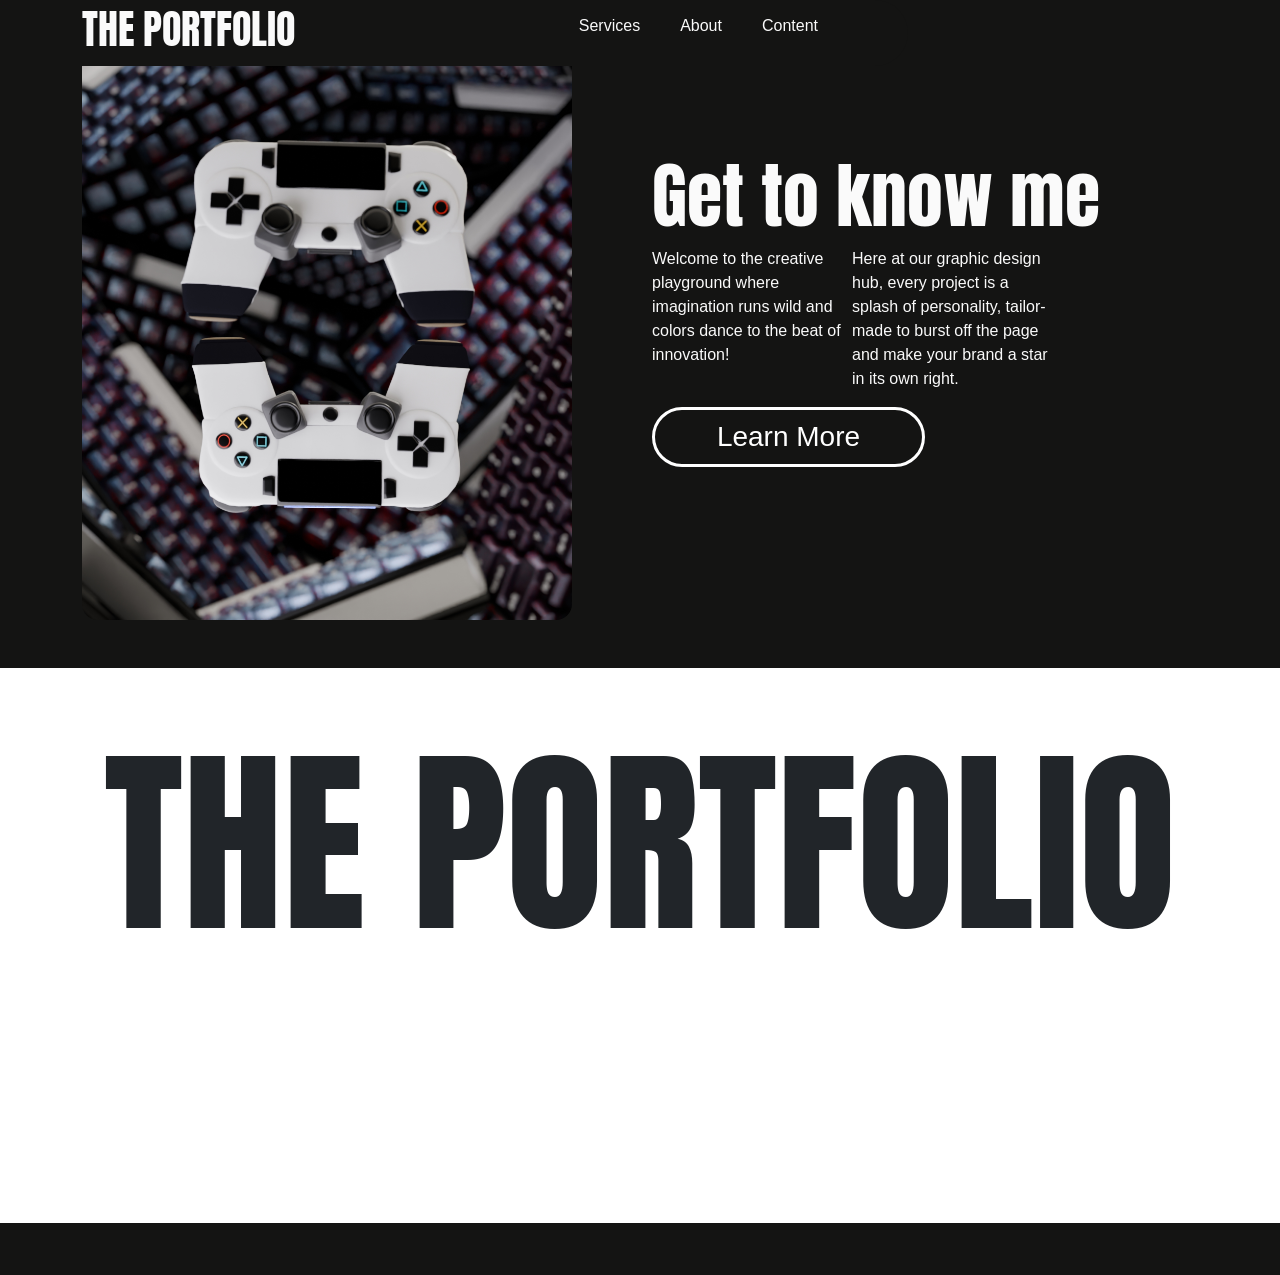
<file: about.html>
<!DOCTYPE html>
<html lang="en">
<head>
    <meta charset="UTF-8">
    <meta name="viewport" content="width=device-width, initial-scale=1.0">
    <title>Document</title>
    <link rel="stylesheet" href="styles.css">
    <link rel="stylesheet" href="assets/Bootstrap/bootstrap/css/bootstrap.min.css">
    <link href="https://unpkg.com/aos@2.3.4/dist/aos.css" rel="stylesheet" />
</head>
<body>

    <section class="container-fluid">
        <nav id="mainNav">
            <a href="index.html"><h1>THE PORTFOLIO</h1></a>
            <ul>
                <li><a href="services.html">Services</a></li>
                <li><a href="about.html">About</a></li>
                <li><a href="content.html">Content</a></li>
            </ul>
        </nav>
    </section>

    <section class="mb-5 hero">
        <div class="container">
            <div class="row d-flex justify-content-between align-items-center text-start">
                <div class="col" data-aos="fade-up" data-aos-delay="100">
                    <img src="assets/img/keyboadddd.211jpg.jpg" class="rounded-4" style="height: 620px;" alt="">
                </div>
                <div class="col twhite" data-aos="fade-up" data-aos-delay="200">
                    <div>
                        <h1 class="display-2">Get to know me</h1>
                    </div>
                    <div class="paragraph">
                        <p>
                            Welcome to the creative playground where imagination runs wild and colors dance to the beat of innovation!
                        </p>
                        <p>
                            Here at our graphic design hub, every project is a splash of personality, tailor-made to burst off the page and make your brand a star in its own right.
                        </p>
                    </div>
                    <button class="btn rounded-5 fs-3 px-5 border-3 border-white text-white w-50 m-auto sans">Learn More</button>
                </div>
            </div>
        </div>
    </section>

    <footer class="container-fluid bg-white py-2 pb-5 m-0">
            <div class="w-100 text-center my-5" data-aos="fade-up" data-aos-delay="100">
                <h1 style="font-size: 200px;">THE PORTFOLIO</h1>
            </div>
            <div class="row justify-content-center align-items-start g-2">
                <div class="col">
                    <div class="text-center" data-aos="fade-up" data-aos-delay="100">
                        <h2>LOCATION</h2>
                        <h6 class="sans w-50 m-auto mt-5">No. 3, B-close, 5th Avenue Mahfas Sunshine Estate, Phase 2, Kurudu Along Nyanya-Karshi Road Abuja</h6>
                    </div>
                </div>
                <div class="col">
                    <div class="text-center" data-aos="fade-up" data-aos-delay="200">
                        <h2>CONTACT</h2>
                        <h6 class="sans w-50 m-auto mt-5">+234 701 394 8480</h6>
                    </div>
                </div>
                <div class="col">
                    <div class="text-center" data-aos="fade-up" data-aos-delay="300">
                        <h2>FOLLOW ME</h2>
                        <h6 class="sans"></h6>
                    </div>
                </div>
            </div>
    </footer>
</body>
<script src="assets/Bootstrap/bootstrap/js/bootstrap.bundle.min.js"></script>
<script src="https://unpkg.com/aos@2.3.4/dist/aos.js"></script>
<script src="app.js"></script>
</html>
</file>
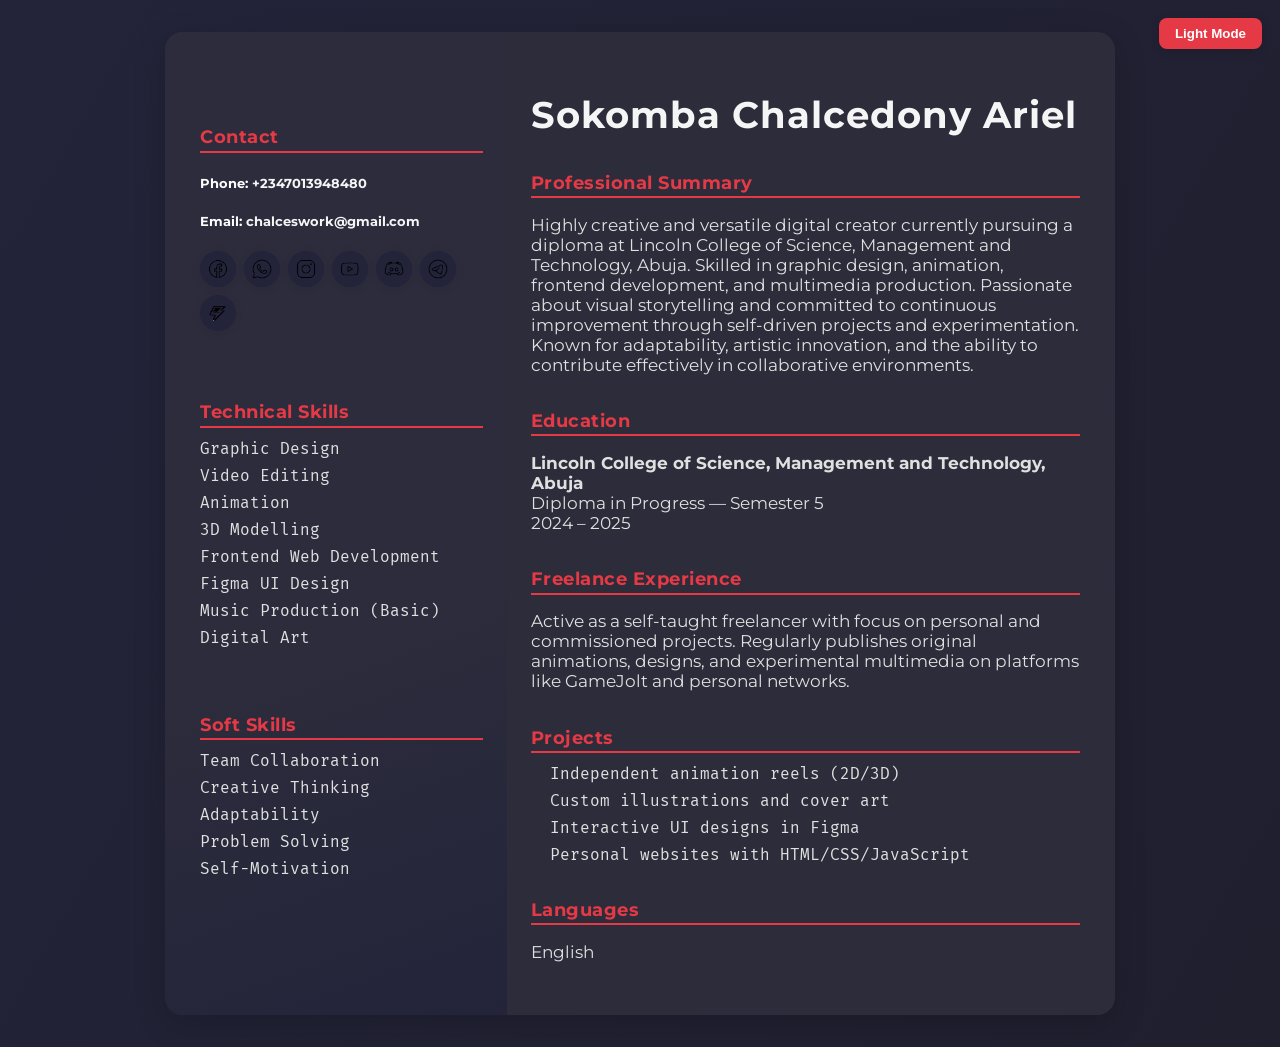
<file: chalcedony_cv.html>
<!DOCTYPE html>
<html lang="en">
<head>
  <meta charset="UTF-8">
  <meta name="viewport" content="width=device-width, initial-scale=1.0">
  <title>Sokomba Chalcedony Ariel - CV</title>
  <link href="https://fonts.googleapis.com/css2?family=Montserrat:wght@400;700&family=Fira+Mono:wght@400;700&display=swap" rel="stylesheet">
  <style>
    body {
      margin: 0;
      font-family: 'Montserrat', 'Segoe UI', Tahoma, Geneva, Verdana, sans-serif;
      background: linear-gradient(120deg, #23243a 0%, #1f1f2e 100%);
      color: #f5f5f5;
      min-height: 100vh;
      display: flex;
      justify-content: center;
      align-items: flex-start;
    }
    .cv-container {
      display: flex;
      max-width: 950px;
      width: 100%;
      background: rgba(44,44,60,0.98);
      border-radius: 18px;
      box-shadow: 0 8px 32px rgba(0,0,0,0.18);
      overflow: hidden;
      margin: 2rem 1rem;
    }
    .left-column {
      width: 34%;
      background: linear-gradient(160deg, #2c2c3c 60%, #23243a 100%);
      padding: 2.2rem 1.5rem 2.2rem 2.2rem;
      display: flex;
      flex-direction: column;
      align-items: flex-start;
      min-width: 220px;
    }
    .right-column {
      width: 66%;
      padding: 2.2rem 2.2rem 2.2rem 1.5rem;
      background: transparent;
    }
    h1 {
      font-size: 2.3rem;
      font-weight: 700;
      margin-bottom: 0.2rem;
      letter-spacing: 1px;
    }
    h2 {
      font-size: 1.1rem;
      font-weight: 700;
      color: #e63946;
      border-bottom: 2px solid #e63946;
      padding-bottom: 0.2rem;
      margin-top: 2.2rem;
      margin-bottom: 0.7rem;
      letter-spacing: 0.5px;
    }
    .section-title {
      color: #e63946;
      font-size: 1.1rem;
      font-weight: 700;
      margin-bottom: 0.7rem;
    }
    ul {
      list-style-type: none;
      padding: 0;
      margin: 0;
    }
    li {
      margin-bottom: 0.5rem;
      font-size: 1rem;
      font-family: 'Fira Mono', monospace;
      color: #e0e0e0;
    }
    .contact, .skills, .soft-skills {
      margin-top: 1.5rem;
      width: 100%;
    }
    .contact p {
      margin: 0.2rem 0 0.7rem 0;
      font-size: 0.98rem;
      color: #e0e0e0;
    }
    .contact strong {
      color: #fff;
      font-weight: 700;
    }
    .socials-row {
      display: flex;
      flex-wrap: wrap;
      gap: 0.5rem;
      margin-top: 0.5rem;
      margin-bottom: 0.7rem;
    }
    .socials-row a {
      display: flex;
      align-items: center;
      justify-content: center;
      background: #23243a;
      border-radius: 50%;
      width: 36px;
      height: 36px;
      transition: background 0.2s, transform 0.2s;
      box-shadow: 0 2px 8px rgba(0,0,0,0.08);
    }
    .socials-row a:hover {
      background: #e63946;
      transform: scale(1.08);
    }
    .socials-row img {
      width: 20px;
      height: 20px;
      filter: grayscale(0.2) brightness(1.2);
    }
    .skills ul, .soft-skills ul {
      margin-top: 0.5rem;
    }
    .right-column p, .right-column ul {
      font-size: 1.05rem;
      color: #e0e0e0;
      margin-bottom: 1.1rem;
    }
    .right-column ul {
      margin-left: 1.2rem;
    }
    @media (max-width: 800px) {
      .cv-container {
        flex-direction: column;
        max-width: 98vw;
      }
      .left-column, .right-column {
        width: 100%;
        min-width: unset;
        padding: 1.2rem 1rem;
      }
      .left-column {
        border-radius: 18px 18px 0 0;
      }
      .right-column {
        border-radius: 0 0 18px 18px;
      }
    }
    @media (max-width: 500px) {
      .cv-container {
        margin: 0.5rem 0.1rem;
      }
      h1 {
        font-size: 1.3rem;
      }
      h2 {
        font-size: 1rem;
      }
      .left-column, .right-column {
        padding: 0.7rem 0.5rem;
      }
      .socials-row a {
        width: 28px;
        height: 28px;
      }
      .socials-row img {
        width: 16px;
        height: 16px;
      }
    }
    body.light-mode {
      background: linear-gradient(120deg, #f5f5f5 0%, #e9e9f2 100%) !important;
      color: #23243a !important;
    }
    body.light-mode .cv-container {
      background: rgba(255,255,255,0.98) !important;
      box-shadow: 0 8px 32px rgba(0,0,0,0.10);
    }
    body.light-mode .left-column {
      background: linear-gradient(160deg, #f3f3f7 60%, #e9e9f2 100%) !important;
    }
    body.light-mode h1, body.light-mode h2, body.light-mode .section-title, body.light-mode .right-column p, body.light-mode .right-column ul, body.light-mode .contact strong {
      color: #23243a !important;
      border-color: #e63946 !important;
    }
    body.light-mode li {
      color: #23243a !important;
    }
    body.light-mode .socials-row a {
      background: #f3f3f7 !important;
    }
    body.light-mode .socials-row a:hover {
      background: #e63946 !important;
    }
  </style>
</head>
<body>
  <button id="theme-toggle" style="position:fixed;top:18px;right:18px;z-index:9999;padding:0.5rem 1rem;border-radius:8px;border:none;background:#e63946;color:#fff;font-weight:700;cursor:pointer;box-shadow:0 2px 8px rgba(0,0,0,0.12);">Light Mode</button>
  <div class="cv-container">
    <div class="left-column">
      <div class="contact">
        <h2 class="section-title">Contact</h2>
        <h5><strong>Phone:</strong> +2347013948480</h5>
        <h5><strong>Email:</strong> chalceswork@gmail.com</h5>
        <div class="socials-row">
          <a href="https://facebook.com/chalcedony.sokomba" target="_blank" rel="noopener"><img src="assets/icons/hollow/icons8-facebook-250.png" alt="Facebook"></a>
          <a href="https://wa.me/2347013948480" target="_blank" rel="noopener"><img src="assets/icons/hollow/icons8-whatsapp-250.png" alt="WhatsApp"></a>
          <a href="https://instagram.com/chalcedonysokomba/" target="_blank" rel="noopener"><img src="assets/icons/hollow/icons8-instagram-250.png" alt="Instagram"></a>
          <a href="https://www.youtube.com/@ThatNewGuy2024" target="_blank" rel="noopener"><img src="assets/icons/hollow/icons8-youtube-250.png" alt="YouTube"></a>
          <a href="https://discord.com/users/thatnewguy23" target="_blank" rel="noopener"><img src="assets/icons/hollow/icons8-discord-250.png" alt="Discord"></a>
          <a href="https://t.me/ThatNewGuy" target="_blank" rel="noopener"><img src="assets/icons/hollow/icons8-telegram-250.png" alt="Telegram"></a>
          <a href="https://gamejolt.com/@ThatNewGuy23" target="_blank" rel="noopener"><img src="assets/icons/hollow/icons8-gamejolt-250.png" alt="GameJolt"></a>
        </div>
      </div>
      <div class="skills">
        <h2 class="section-title">Technical Skills</h2>
        <ul>
          <li>Graphic Design</li>
          <li>Video Editing</li>
          <li>Animation</li>
          <li>3D Modelling</li>
          <li>Frontend Web Development</li>
          <li>Figma UI Design</li>
          <li>Music Production (Basic)</li>
          <li>Digital Art</li>
        </ul>
      </div>
      <div class="soft-skills">
        <h2 class="section-title">Soft Skills</h2>
        <ul>
          <li>Team Collaboration</li>
          <li>Creative Thinking</li>
          <li>Adaptability</li>
          <li>Problem Solving</li>
          <li>Self-Motivation</li>
        </ul>
      </div>
    </div>
    <div class="right-column">
      <h1>Sokomba Chalcedony Ariel</h1>
      <h2 class="section-title">Professional Summary</h2>
      <p>Highly creative and versatile digital creator currently pursuing a diploma at Lincoln College of Science, Management and Technology, Abuja. Skilled in graphic design, animation, frontend development, and multimedia production. Passionate about visual storytelling and committed to continuous improvement through self-driven projects and experimentation. Known for adaptability, artistic innovation, and the ability to contribute effectively in collaborative environments.</p>
      <h2 class="section-title">Education</h2>
      <p><strong>Lincoln College of Science, Management and Technology, Abuja</strong><br>
      Diploma in Progress — Semester 5<br>
      2024 – 2025</p>
      <h2 class="section-title">Freelance Experience</h2>
      <p>Active as a self-taught freelancer with focus on personal and commissioned projects. Regularly publishes original animations, designs, and experimental multimedia on platforms like GameJolt and personal networks.</p>
      <h2 class="section-title">Projects</h2>
      <ul>
        <li>Independent animation reels (2D/3D)</li>
        <li>Custom illustrations and cover art</li>
        <li>Interactive UI designs in Figma</li>
        <li>Personal websites with HTML/CSS/JavaScript</li>
      </ul>
      <h2 class="section-title">Languages</h2>
      <p>English</p>
    </div>
  </div>
  <script>
    const toggleBtn = document.getElementById('theme-toggle');
    const body = document.body;
    let light = false;
    toggleBtn.onclick = function() {
      light = !light;
      if (light) {
        body.classList.add('light-mode');
        toggleBtn.textContent = 'Dark Mode';
      } else {
        body.classList.remove('light-mode');
        toggleBtn.textContent = 'Light Mode';
      }
    };
  </script>
</body>
</html>
</file>
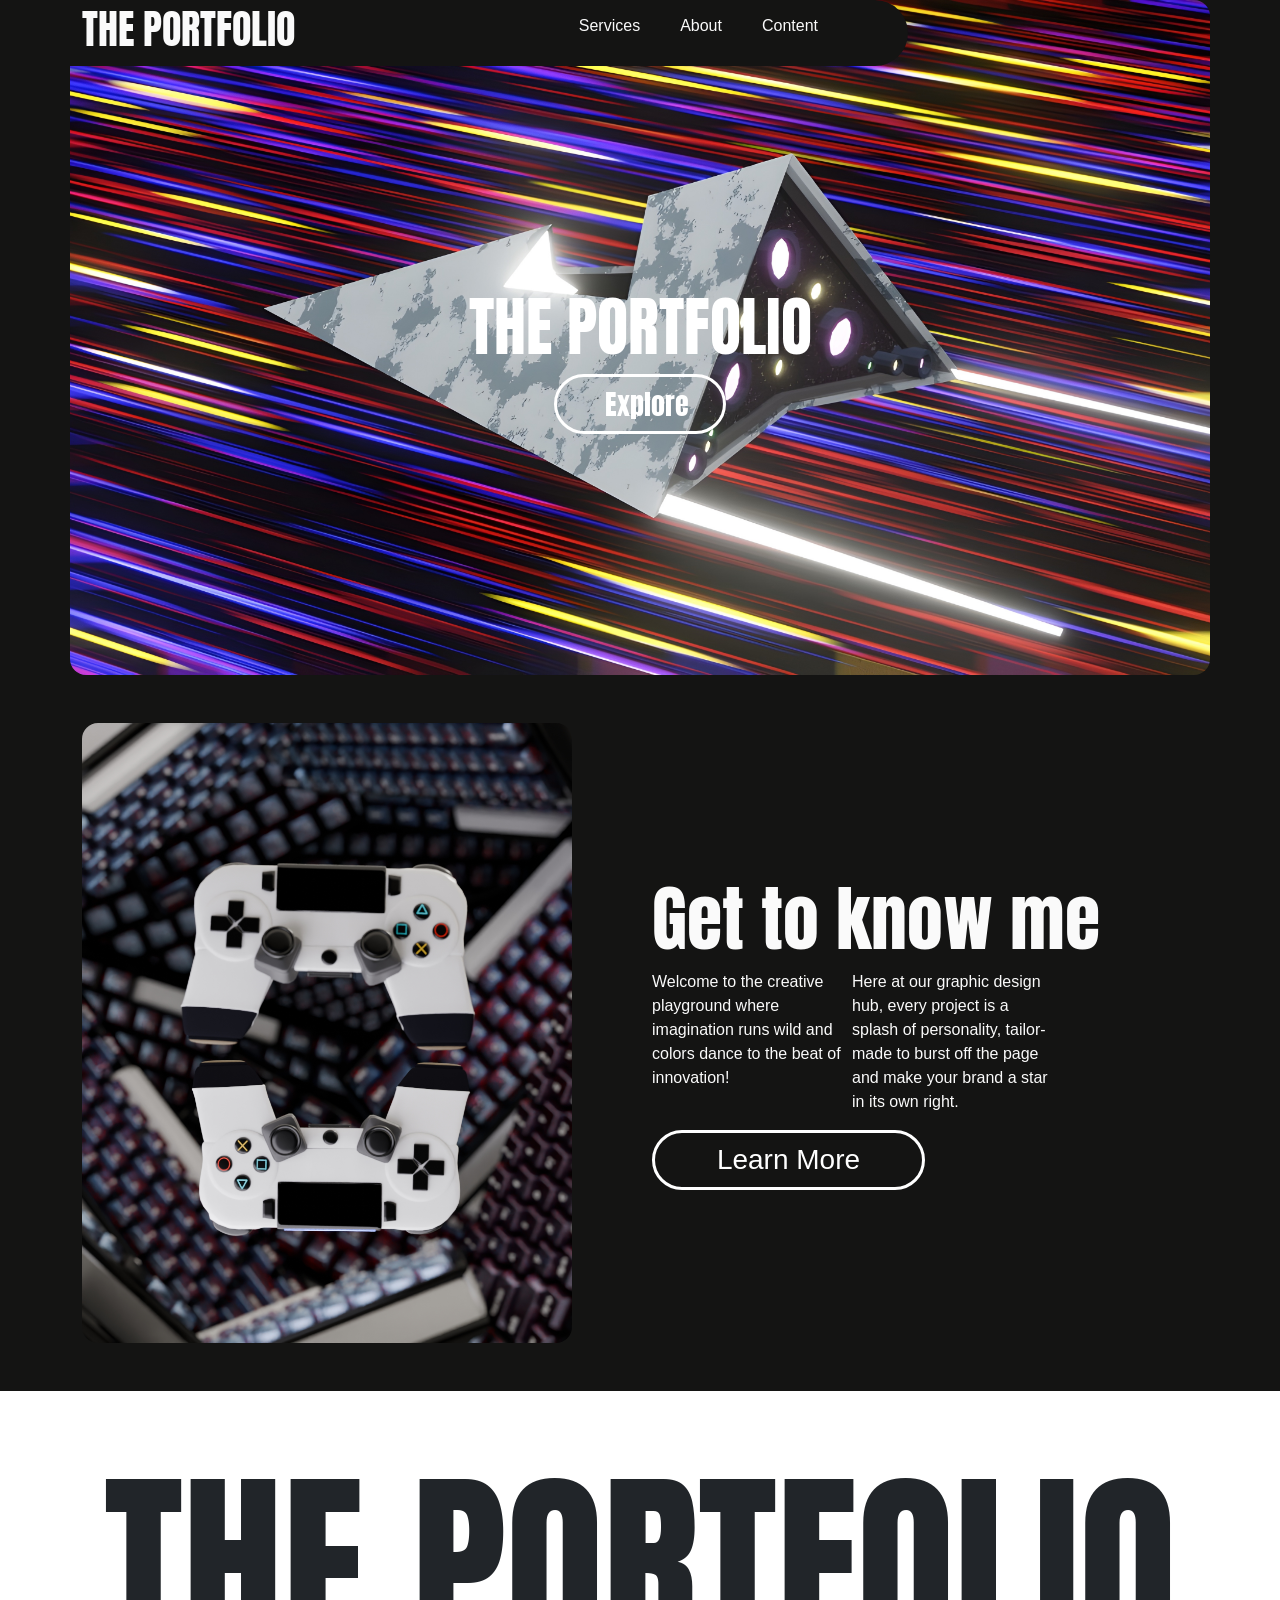
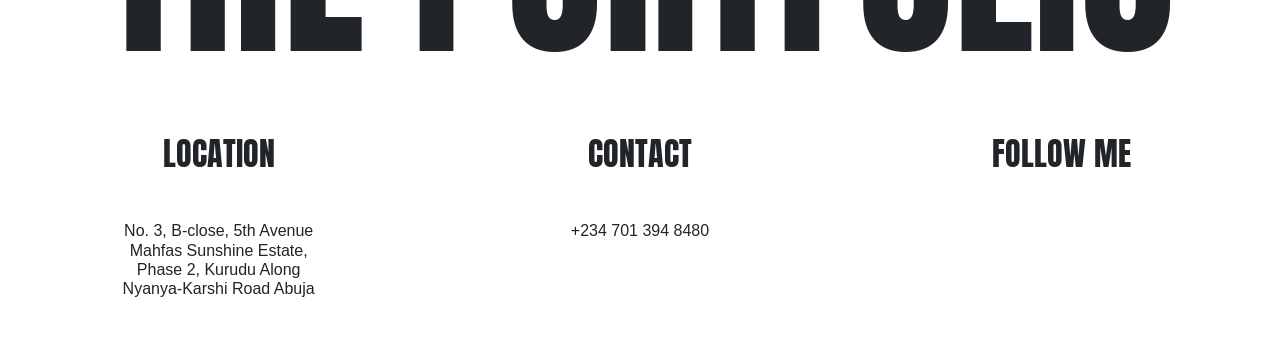
<file: content.html>
<!DOCTYPE html>
<html lang="en">
<head>
    <meta charset="UTF-8">
    <meta name="viewport" content="width=device-width, initial-scale=1.0">
    <title>Document</title>
    <link rel="stylesheet" href="./styles.css">
    <link rel="stylesheet" href="assets/Bootstrap/bootstrap/css/bootstrap.min.css">
    <!-- <link href="https://unpkg.com/aos@2.3.4/dist/aos.css" rel="stylesheet" /> -->
</head>
<body>

    <section class="container-fluid">
        <nav id="mainNav">
            <a href="index.html"><h1>THE PORTFOLIO</h1></a>
            <ul>
                <li><a href="services.html">Services</a></li>
                <li><a href="about.html">About</a></li>
                <li><a href="content.html">Content</a></li>
            </ul>
        </nav>
    </section>

    <section class="hero">
        <div class="container-sm d-flex bg-dark text-white justify-content-center align-items-center rounded-4" style="height: 75vh; width: 100%; background: url(assets/img/neon\ racecarHD.jpg); background-position: center; background-size: cover; background-repeat: no-repeat;" data-aos="fade-up">
            <div class="d-flex flex-column mt-5">
                <h1 class="display-3">THE PORTFOLIO</h1>
                <button class="btn rounded-5 fs-3 px-5 border-3 border-white text-white w-50 m-auto">Explore</button>
            </div>
        </div>
    </section>

    <section class="my-5">
        <div class="container">
            <div class="row d-flex justify-content-between align-items-center text-start">
                <div class="col" data-aos="fade-up" data-aos-delay="100">
                    <img src="assets/img/keyboadddd.211jpg.jpg" class="rounded-4" style="height: 620px;" alt="">
                </div>
                <div class="col twhite" data-aos="fade-up" data-aos-delay="200">
                    <div>
                        <h1 class="display-2">Get to know me</h1>
                    </div>
                    <div class="paragraph">
                        <p>
                            Welcome to the creative playground where imagination runs wild and colors dance to the beat of innovation!
                        </p>
                        <p>
                            Here at our graphic design hub, every project is a splash of personality, tailor-made to burst off the page and make your brand a star in its own right.
                        </p>
                    </div>
                    <button class="btn rounded-5 fs-3 px-5 border-3 border-white text-white w-50 m-auto sans">Learn More</button>
                </div>
            </div>
        </div>
    </section>

    <footer class="container-fluid bg-white py-2 pb-5 m-0">
            <div class="w-100 text-center my-5" data-aos="fade-up" data-aos-delay="100">
                <h1 style="font-size: 200px;">THE PORTFOLIO</h1>
            </div>
            <div class="row justify-content-center align-items-start g-2">
                <div class="col">
                    <div class="text-center" data-aos="fade-up" data-aos-delay="100">
                        <h2>LOCATION</h2>
                        <h6 class="sans w-50 m-auto mt-5">No. 3, B-close, 5th Avenue Mahfas Sunshine Estate, Phase 2, Kurudu Along Nyanya-Karshi Road Abuja</h6>
                    </div>
                </div>
                <div class="col">
                    <div class="text-center" data-aos="fade-up" data-aos-delay="200">
                        <h2>CONTACT</h2>
                        <h6 class="sans w-50 m-auto mt-5">+234 701 394 8480</h6>
                    </div>
                </div>
                <div class="col">
                    <div class="text-center" data-aos="fade-up" data-aos-delay="300">
                        <h2>FOLLOW ME</h2>
                        <h6 class="sans"></h6>
                    </div>
                </div>
            </div>
    </footer>
</body>
<script src="assets/Bootstrap/bootstrap/js/bootstrap.bundle.min.js"></script>
<!-- <script src="https://unpkg.com/aos@2.3.4/dist/aos.js"></script> -->
<script src="app.js"></script>
</html>
</file>
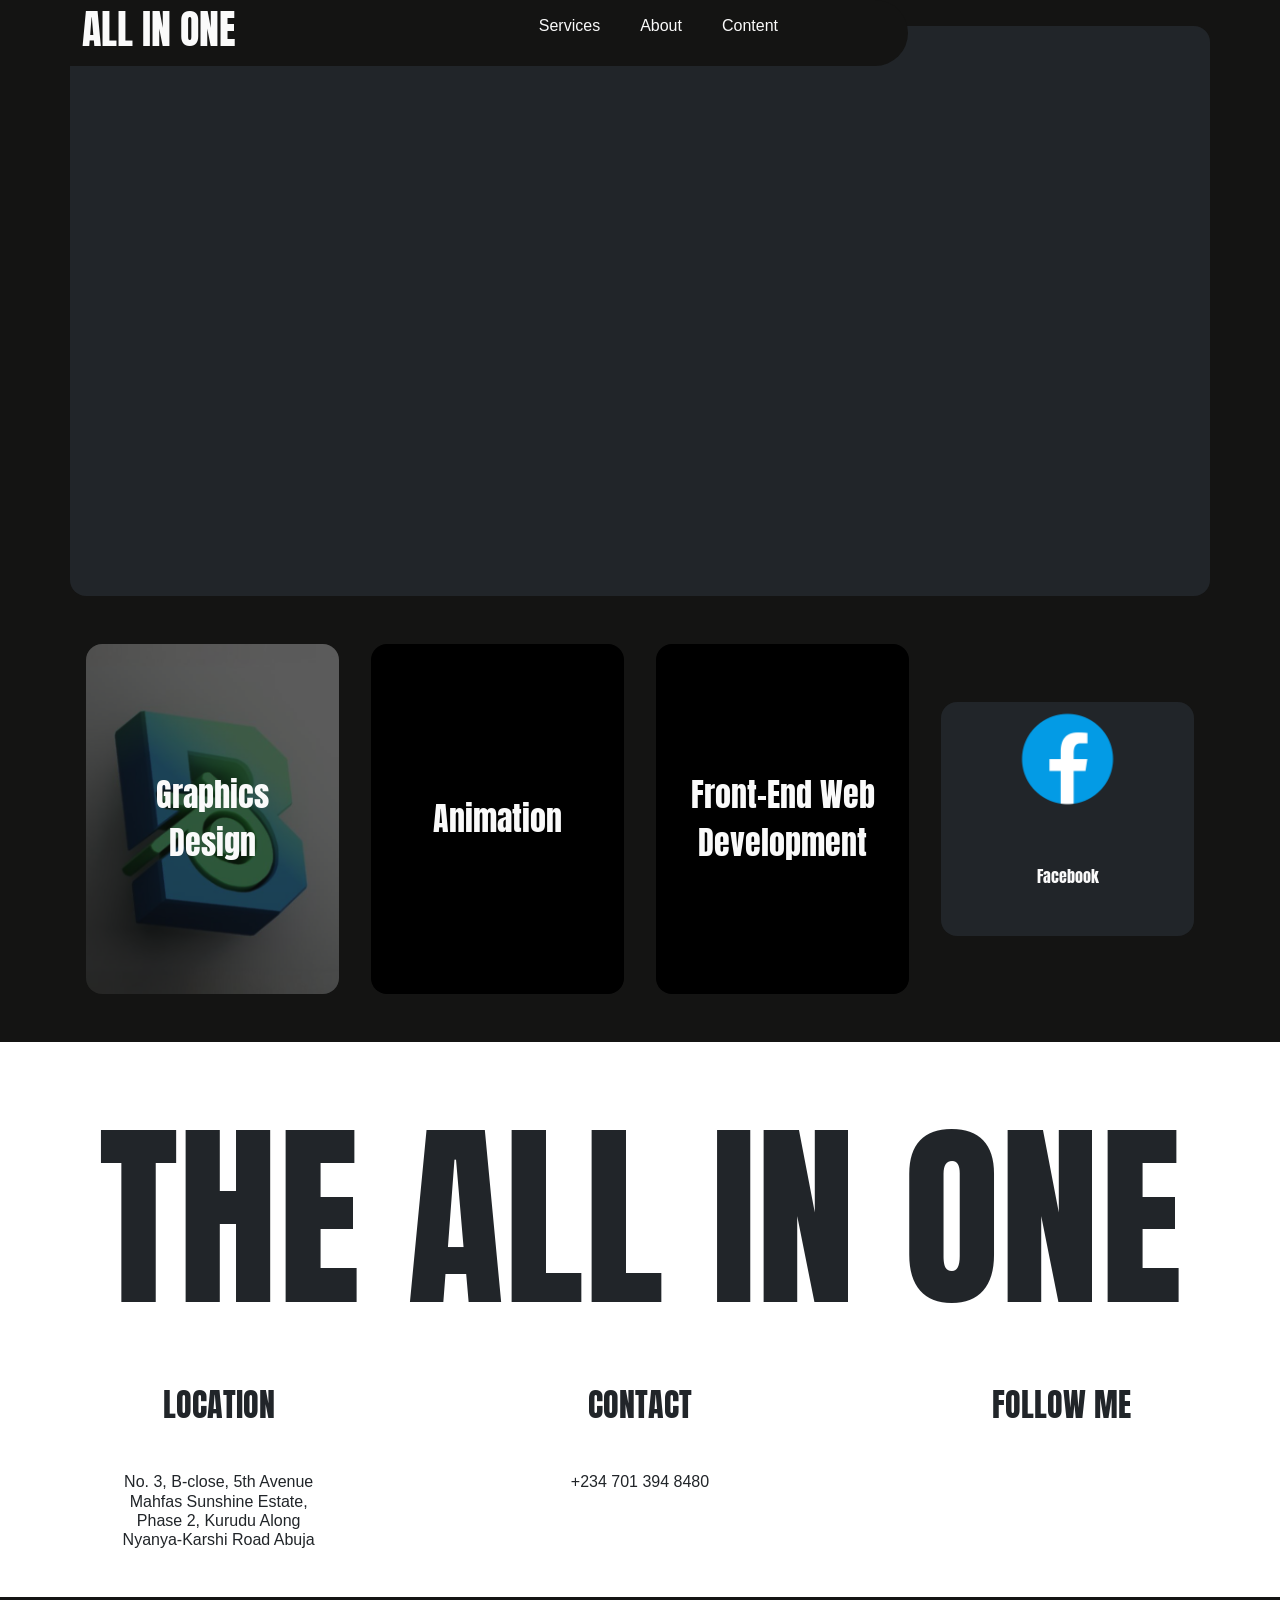
<file: services.html>
<!DOCTYPE html>
<html lang="en">
<head>
    <meta charset="UTF-8">
    <meta name="viewport" content="width=device-width, initial-scale=1.0">
    <title>Document</title>
    <link rel="stylesheet" href="./styles.css">
    <link rel="stylesheet" href="./assets/Bootstrap/bootstrap/css/bootstrap.min.css">
    <link href="https://unpkg.com/aos@2.3.4/dist/aos.css" rel="stylesheet" />
</head>
<body>

    <span class="container">
        <section class="container-fluid">
         <nav id="mainNav">
             <a href="index.html"><h1>ALL IN ONE</h1></a>
             <ul>
                 <li><a href="services.html">Services</a></li>
                 <li><a href="about.html">About</a></li>
                 <li><a href="content.html">Content</a></li>
                 <li>
                     <div id="music-player-button" style="cursor: pointer;">
                         <audio id="bg-music" src="./assets/audio/loop.MP3" loop></audio>
                     </div>
                 </li>
             </ul>
         </nav>
      </section>
 
     <section class="hero">
         <video class="container-sm px-0 d-flex bg-dark text-white justify-content-center align-items-center rounded-4" src="assets/vide/OFFERS.mp4" autoplay data-aos="fade-up">
         </video>
     </section>
 
 
     <section class="my-5">
         <div class="container twhite">
             <!-- <div class="w-100 text-center my-5" data-aos="fade-up" data-aos-delay="100">
                 <h1 class="display-1">FEEL FREE TO BROWSE</h1>
             </div> -->
 
             <div class="row justify-content-center align-items-center">
                 <div class="col d-flex text-center flex-column justify-content-center offer1 align-items-center rounded-4 offer1 mx-3" data-aos="fade-up" data-aos-delay="100">
                     <p class="my-5 fs-2">Graphics <br/> Design</p>
                 </div>
 
                 <div class="col d-flex flex-column justify-content-center align-items-center rounded-4 offer2 mx-3 overflow-hidden" data-aos="fade-up" data-aos-delay="200">
                     <video class="position-absolute d-flex flex-column justify-content-center align-items-center rounded-4 mx-3 vids" src="assets/vide/controller.mp4" autoplay loop>
                     </video>
                     <div class="z-1 text-center">
                         <p class="my-5 fs-2 videoText">Animation</p>
                     </div>
                 </div>
 
                 <div class="col d-flex flex-column justify-content-center align-items-center rounded-4 offer2 mx-3 overflow-hidden" data-aos="fade-up" data-aos-delay="200">
                     <video class="position-absolute d-flex flex-column justify-content-center align-items-center rounded-4 mx-3 vids px-0" src="assets/vide/clip.mp4" autoplay loop>
                     </video>
                     <div class="z-1 text-center">
                         <p class="my-5 fs-2 videoText">Front-End Web Development</p>
                     </div>
                 </div>
 
                 <div class="col d-flex flex-column justify-content-center align-items-center rounded-4 bg-dark mx-3" data-aos="fade-up" data-aos-delay="400">
                     <img src="assets/icons/icons8-facebook-480.png" class="rounded-5" style="width: 50%;" alt="">
                     <p class="my-5">Facebook</p>
                 </div>
             </div>
         </div>
     </section>
         
     <footer class="container-fluid bg-white py-2 pb-5 mb-0">
                 <div class="w-100 text-center my-5" data-aos="fade-up" data-aos-delay="100">
                     <h1 style="font-size: 200px;">THE ALL IN ONE</h1>
                 </div>
                 <div class="row justify-content-center align-items-start g-2">
                     <div class="col">
                         <div class="text-center" data-aos="fade-up" data-aos-delay="100">
                             <h2>LOCATION</h2>
                             <h6 class="sans w-50 m-auto mt-5">No. 3, B-close, 5th Avenue Mahfas Sunshine Estate, Phase 2, Kurudu Along Nyanya-Karshi Road Abuja</h6>
                         </div>
                     </div>
                     <div class="col">
                         <div class="text-center" data-aos="fade-up" data-aos-delay="200">
                             <h2>CONTACT</h2>
                             <h6 class="sans w-50 m-auto mt-5">+234 701 394 8480</h6>
                         </div>
                     </div>
                     <div class="col">
                         <div class="text-center" data-aos="fade-up" data-aos-delay="300">
                             <h2>FOLLOW ME</h2>
                             <h6 class="sans"></h6>
                         </div>
                     </div>
                 </div>
         </footer>
    </span>
    
</body>
<script>
        function toggle() {
            document.getElementById("music-player-button").addEventListener("click", toggle);

            const audio = document.getElementById("bg-music");
            const btt = document.getElementById("music-player-button");

            // Toggle class for UI
            const isPlaying = btt.classList.toggle("active");

            // Ternary operation for play or pause
            // isPlaying ? audio.play() : audio.pause();
            if(isPlaying){
              audio.play();            
            }
            else{
              audio.pause();
            }
        }
</script>
<script src="assets/Bootstrap/bootstrap/js/bootstrap.bundle.min.js"></script>
<script src="https://unpkg.com/aos@2.3.4/dist/aos.js"></script>
<script src="app.js"></script>
</html>
</file>
<file: styles.css>
:root{
    --border-radius: 20px;
    --primary-color: rgb(20, 20, 19);
    --secondary-color: rgb(53, 45, 38);
    --tertiary-color: rgb(250, 250, 250);
    --font-two: sans-serif;
    --offers-image: 350px;
}

@font-face {
  font-family: 'Anton'; /* You can name this whatever you want */
  src: url('assets/fonts/Anton-Regular.ttf') format('truetype');
}

*{
    margin: 0;
    padding: 0;
    box-sizing: border-box;
    font-family: 'Anton', sans-serif;
}

html {
  scroll-behavior: smooth;
}

body{
    background-color: var(--primary-color) !important;
    padding: 0;
    margin: 0;
    /* Optional: for even smoother effect, use overscroll-behavior */
    overscroll-behavior-y: contain;
}

/* .hero {
  padding-top: 8rem;
} */

nav {
    position: absolute;
    top: 0;
    left: 1;
    width: 70%;
    z-index: 1000;
    background-color: rgb(20, 20, 19);
    display: flex;
    align-items: center;
    justify-content: space-between;
    padding: 5px 70px;
    border-top-right-radius: 60px;
    border-bottom-right-radius: 60px;
    transition: all 0.3s cubic-bezier(0.165, 0.84, 0.44, 1);
}

nav.sticky {
  position: fixed;
  background-color: white;
  box-shadow: 0 4px 8px rgba(0,0,0,0.1);
  padding: 20px 70px;
}

nav.sticky a,
nav.sticky ul li a {
  color: black; /* Changes text to black when sticky */
}

nav a, nav ul li a {
    color: var(--tertiary-color);
    text-decoration: none;
}

nav ul {
    display: flex;
    align-items: center;
    justify-content: space-evenly;
}

nav ul li {
    list-style-type: none;
    margin: 0 20px;
    justify-content: space-between;
    align-items: center;
}

nav ul li a{
    font-family: var(--font-two) !important;
}

.paragraph{
    display: flex;
}

.paragraph p{
    font-family: sans-serif;
    width: 200px;
}

.sans{
    font-family: var(--font-two) !important;
}

.twhite{
    color: var(--tertiary-color) !important;
}

.offer1{
    background: url(assets/img/5050-expanded.jpeg);
    background-blend-mode: soft-light;
    background-color: rgb(41, 41, 41);
    background-position: center;
    background-size: cover;
    background-repeat: no-repeat;
    height: var(--offers-image);
    transform: translateY(0px);
    transition: all 500ms cubic-bezier(0.165, 0.84, 0.44, 1);
}

.offer1:hover {
    background-blend-mode: soft-light;
    background-color: rgba(41, 41, 41, 0.007);
    transform: translateY(-10px);
}

.offer2{
    background-color: rgb(0, 0, 0);
    height: var(--offers-image);
    transition: all 500ms cubic-bezier(0.165, 0.84, 0.44, 1);
}

.offer2:hover {
    background-color: rgba(41, 41, 41, 0.007);
    transform: translateY(-10px);
}

.vids{
    height: var(--offers-image);
    opacity: 0.3;
}

.vids:hover {
    opacity: 1;
}

.music-player-button {
    z-index: 111111;
    width: 50px;
    height: 50px;
    border-radius: 50%;
    background-color: rgb(255, 255, 255);
    cursor: pointer;
    transition: all 0.3s ease;
    border: none;
    display: inline-block;
    animation: bloop 4s infinite cubic-bezier(0.165, 0.84, 0.44, 1);
    mix-blend-mode: difference;
}

@keyframes bloop {
    0% {
        transform: scale(1);
    }
    25%{
        transform: scale(0.8);
    }
    50% {
        transform: scale(1);
    }
    75%{
        transform: scale(0.8);
    }
    100% {
        transform: scale(1);
    }
    
}

/* When active */
.music-player-button.active {
    background-color: black;
    border: 5px solid white; 
}

/* Invert on white background */
body.white-bg #music-player-button {
    background-color: black;
}

.touchable{
    cursor: pointer;
}

/* Mobile Responsive Styles */
@media (max-width: 600px) {
  nav {
    flex-direction: row;
    padding: 10px 5px;
    align-items: flex-start;
    background-color: rgba(20,20,19,0.98);
    box-shadow: 0 2px 8px rgba(0,0,0,0.08);
    position: fixed;
    width: 100vw;
  }
  nav a, nav ul li a {
    color: var(--tertiary-color) !important;
    font-size: 1.1rem;
    padding: 8px 0;
    display: block;
  }
  nav ul {
    flex-direction: row;
    width: 20%;
    align-items: center;
    padding: 0;
    margin: 0;
  }
  nav ul li {
    margin: 8px 0;
    width: 100%;
    text-align: left;
    align-items: center;
    justify-content: space-between;
  }
  nav.sticky {
    background-color: #fff !important;
    box-shadow: 0 4px 12px rgb(0, 0, 0);
    padding: 8px 5px;
  }
  nav.sticky a, nav.sticky ul li a {
    color: #111 !important;
  }
  #mainNav h1 {
    font-size: 1.5rem;
    margin-bottom: 0.5rem;
    color: var(--tertiary-color);
  }
  nav.sticky #mainNav h1 {
    color: #111;
  }
  /* .hero {
    padding-top: 4rem;
  } */
  .container, .container-sm {
    padding-left: 10px;
    padding-right: 10px;
    width: 100% !important;
  }
  .row {
    flex-direction: column !important;
    gap: 2rem !important;
  }
  .col, .col-12, .col-md-4 {
    width: 100% !important;
    max-width: 100% !important;
    margin-bottom: 2rem !important;
  }
  img, video {
    max-width: 100%;
    height: auto !important;
    border-radius: 12px !important;
  }
  .display-1, .display-2 {
    font-size: 2.2rem !important;
    text-align: center;
  }
  button, .btn {
    width: 100% !important;
    font-size: 1.2rem !important;
    padding: 10px 0 !important;
  }
  .paragraph p {
    width: 100% !important;
    font-size: 1rem !important;
  }
  .offer1, .offer2, .vids {
    height: 180px !important;
  }
}

@media (max-width: 480px) {
  .display-1, .display-2 {
    font-size: 1.3rem !important;
  }
  nav {
    padding: 10px 2px;
  }
  /* .hero {
    padding-top: 2rem;
  } */
}

@media (max-width: 900px) {
  .get-to-know-img {
    height: 350px !important;
    margin-bottom: 1.5rem;
  }
  .get-to-know-text {
    text-align: center !important;
    margin-top: 1.5rem;
  }
  .get-to-know-text .display-2 {
    font-size: 1.7rem !important;
  }
}

@media (max-width: 600px) {
  .get-to-know-img {
    height: 200px !important;
  }
  .get-to-know-text .display-2 {
    font-size: 1.2rem !important;
  }
}

@media (max-width: 500px) {
  /* Stay in my loop section: shrink images and text */
  .row .col.d-flex img.rounded-5 {
    width: 80px !important;
    max-width: 80px !important;
    min-width: 60px !important;
    height: auto !important;
    margin-bottom: 0.5rem;
  }
  .row .col.d-flex p.my-5 {
    font-size: 1rem !important;
    margin: 0.5rem 0 !important;
  }
  /* Footer large text: scale to fit edge-to-edge but not wrap */
  footer h1[style*="font-size"] {
    font-size: 10vw !important;
    line-height: 1.1;
    white-space: nowrap;
    width: 100vw;
    overflow: hidden;
    text-overflow: ellipsis;
    margin: 0 auto;
  }
}

.footer-socials-row a {
  display: flex;
  align-items: center;
  justify-content: center;
  background: #f5f5f5;
  border-radius: 50%;
  width: 44px;
  height: 44px;
  transition: background 0.2s, transform 0.2s;
  box-shadow: 0 2px 8px rgba(0, 0, 0, 0.08);
  margin: 0 2px;
}
.footer-socials-row a:hover {
  background: var(--secondary-color);
  transform: scale(1.08);
}
.footer-socials-row img {
  width: 24px !important;
  height: 24px !important;
  filter: grayscale(0.2) brightness(1.2);
}
@media (max-width: 600px) {
    nav {
    flex-direction: column;
    align-items: center;
    padding: 1rem 1rem;
    gap: 0.5rem;
  }

  nav ul {
    flex-direction: row;
    flex-wrap: wrap;
    justify-content: center;
    gap: 0.5rem;
    width: auto;
  }

  nav ul li {
    margin: 0.3rem;
  }

  nav ul li a {
    font-size: 0.9rem;
  }

  #mainNav h1 {
    font-size: 1.4rem;
    text-align: center;
  }

  .music-player-button {
    width: 40px;
    height: 40px;
  }
  .footer-socials-row {
    gap: 0.5rem !important;
  }
  .footer-socials-row a {
    width: 34px;
    height: 34px;
  }
  .footer-socials-row img {
    width: 18px !important;
    height: 18px !important;
  }
}

@media (max-width: 480px) {
  #mainNav h1 {
    font-size: 1.2rem;
  }

  nav ul li a {
    font-size: 0.8rem;
  }
}
</file>
